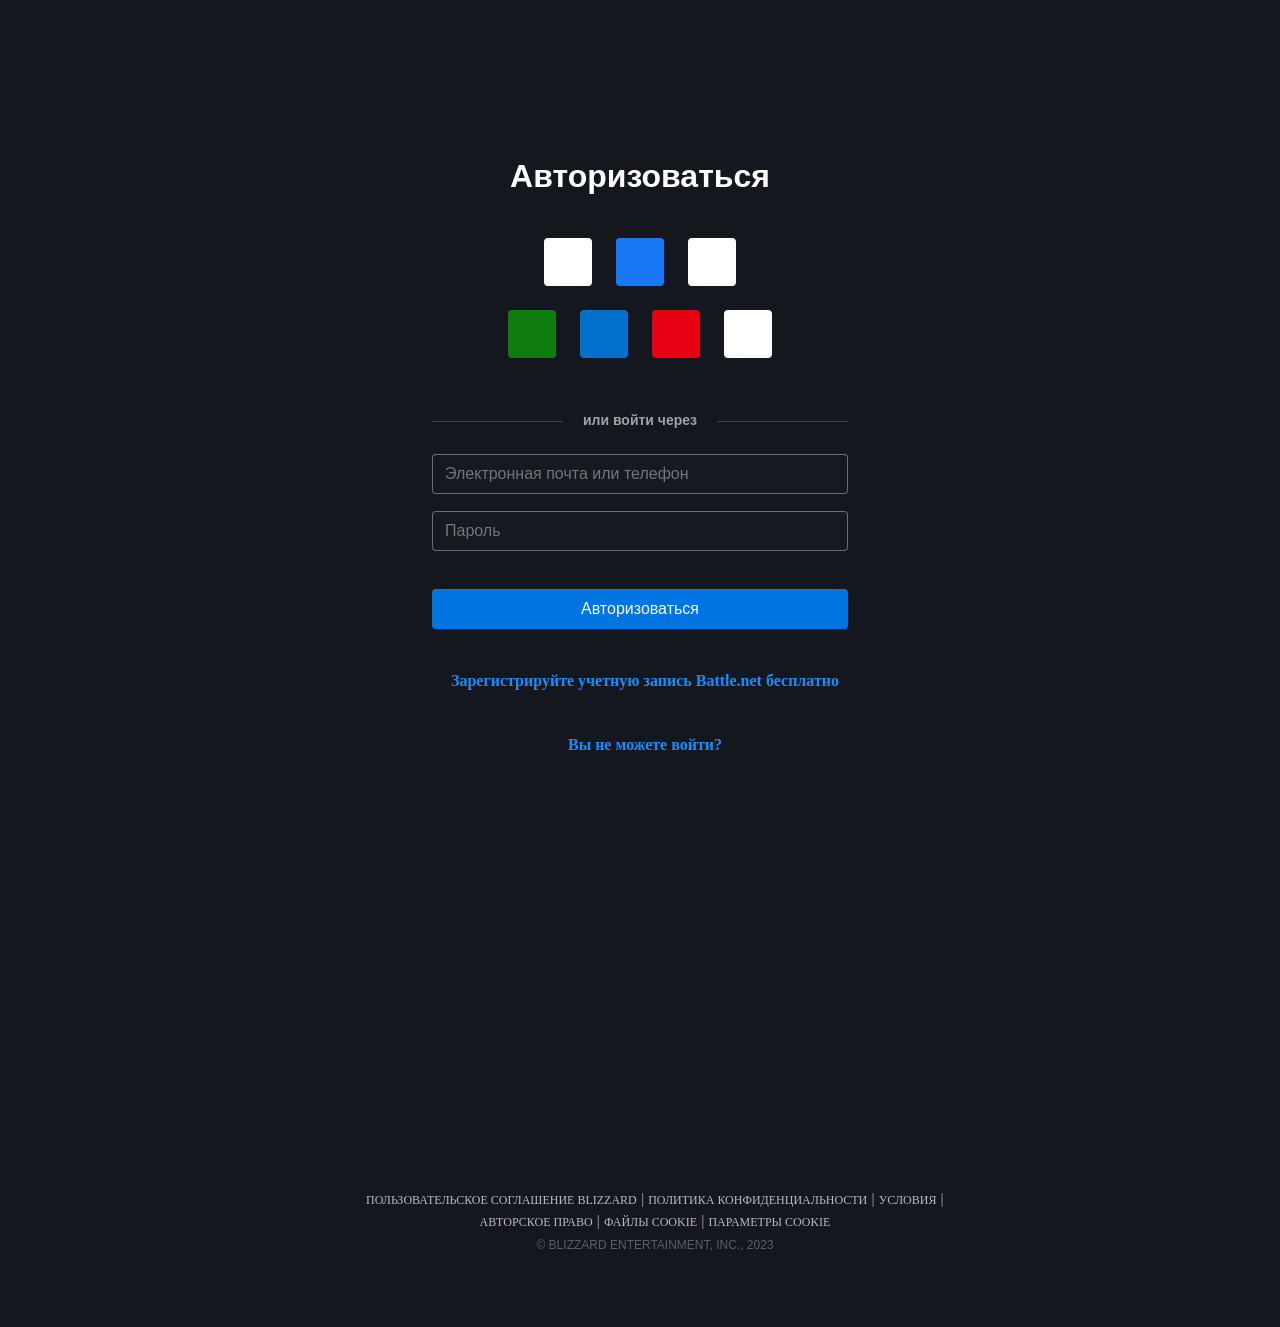
<file: HomeWork_2/Battle.net/index.html>
<!DOCTYPE html>
<html lang="en" style="font-family: sans-serif; text-size-adjust: 100%; height: auto">

<head>
  <meta charset="UTF-8" />
  <meta name="viewport" content="width=device-width, initial-scale=1.0" />
  <link rel="icon" type="image/png" sizes="192x192" href="apple-icon-72x72.png" />
  <title>Авторизация в Battle.net</title>
</head>
<style>
  * {
    margin: 0;
  }

  body {
    font-family: "Object Sans", "Arial", "Helvetica", "Segoe UI Symbol",
      "Segoe MDL2 Assets", sans-serif;

    background: #15171E no-repeat center top;
    color: rgba(255, 255, 255, 0.84);
    min-width: 320px;
    margin: 0;
    height: auto;
  }

  .main-box {
    display: flex;
    flex-direction: column;
    min-height: 100%;
    position: relative;
    width: 416px;
    margin: 24px auto 85px;

  }

  .full-window {
    box-sizing: border-box;
    margin-left: auto;
    margin-right: auto;
    max-width: 1200px;
    padding-left: 40px;
    padding-right: 40px;
  }

  .main-box>.main-box-inner {
    position: relative;
    width: 100%;
    padding: 24px 0;
    background: none;
    border: none;
  }

  .logo.logo-horizontal {
    background-image: url(https://bnetaccount.akamaized.net/login/static/images/toolkit/defaults/logos/bnet/logo-horizontal-color-light.1z1fI.svg);
    margin: 0 auto 38px auto;
    background-size: contain;
    background-position: center;
    background-repeat: no-repeat;
    width: 240px;
    height: 72px;
  }

  h1,
  h2,
  h3,
  h4,
  h5,
  h6,
  .heading-1,
  .heading-2,
  .heading-3,
  .heading-4,
  .heading-5,
  .heading-6 {
    text-align: center;
    display: block;
    margin: 0 0 39.6px 0;
  }


  h3 {
    font-weight: 700;
    font-size: 32px;
    line-height: 36px;
    margin: 40px 0px;
    color: #ffffff;
    margin-block-start: 1em;
    margin-block-end: 1em;
    margin-inline-start: 0px;
    margin-inline-end: 0px;
  }

  body .external-login-container {
    display: flex;
    flex-flow: row wrap;
    justify-content: center;
    align-items: center;
    width: 290px;
    margin: 0 auto;
  }

  body .btn .icon-google {
    background: url(https://bnetaccount.akamaized.net/login/static/images/login/social/google-logo-color.svg) no-repeat 0 0;
    opacity: 1;
    height: 18px;
    width: 18px;
  }

  body .btn .icon-facebook {
    background: url(https://bnetaccount.akamaized.net/login/static/images/login/social/facebook-logo-white.svg) no-repeat 0 0;
    opacity: 1;
    height: 18px;
    width: 18px;
  }

  body .btn .icon-apple {
    background: url(https://bnetaccount.akamaized.net/login/static/images/login/social/apple-logo-black.svg) no-repeat 0 0;
    opacity: 1;
    height: 19px;
    width: 15px;
  }

  body .btn .icon-live {
    background: url(https://bnetaccount.akamaized.net/login/static/images/login/social/xbox-logo-white.svg) no-repeat 0 0;
    opacity: 1;
    height: 18px;
    width: 18px;
  }

  body .btn .icon-psn {
    background: url(https://bnetaccount.akamaized.net/login/static/images/login/social/playstation-logo-white.svg) no-repeat 0 0;
    opacity: 1;
    height: 15px;
    width: 21px;
  }

  body .btn .icon-nintendo {
    background: url(https://bnetaccount.akamaized.net/login/static/images/login/social/switch-logo-white.svg) no-repeat 0 0;
    opacity: 1;
    height: 16px;
    width: 16px;
  }

  body .btn .icon-steam {
    background: url(https://bnetaccount.akamaized.net/login/static/images/login/social/steam-logo-black.svg) no-repeat 0 0;
    opacity: 1;
    height: 16px;
    width: 16px;
  }



  [class^="icon-"],
  [class*=" icon-"] {
    display: inline-block;
    width: 16px;
    height: 16px;
    overflow: hidden;
    line-height: 16px;
    vertical-align: top;
    background-repeat: no-repeat;
    text-indent: -9999px;
    transition: opacity 0.2s;
  }

  body.tk-bnet-next .btn.social-icon {
    position: relative;
    width: 48px;
    height: 48px;
    padding: 13px;
    border-radius: 4px;
    margin: 12px;
  }

  body .btn.social-icon.login-google {
    background-color: #FFF;
  }

  body .btn.social-icon.login-facebook {
    background-color: #1877F2;
  }

  body .btn.social-icon.login-apple {
    background-color: #FFF;
  }

  body .btn.social-icon.login-live {
    background-color: #107c10;
  }

  body .btn.social-icon.login-psn {
    background-color: #0070CC;
  }

  body .btn.social-icon.login-nintendo {
    background-color: #e60012;
  }

  body .btn.social-icon.login-steam {
    background-color: #FFF;
  }

  input,
  label.checkbox,
  button.btn,
  a.btn {
    margin-bottom: 15px;
  }

  body .btn.social-icon {
    width: 48px;
    height: 48px;
    padding: 13px;
    border: none;
    border-radius: 4px;
    margin-bottom: 12px;
  }

  .btn {
    white-space: normal;
    margin: 12px;
    font-size: 16px;
    line-height: 20px;
    min-height: 40px;
    background-color: rgba(255, 255, 255, 0.12);
    color: #ffffff;
    border: 2px solid transparent;
    font-weight: 500;
    border-radius: 4px;
    transition: background-color 0.2s, border-color 0.2s, color 0.2s;
    display: inline-block;
    text-align: center;
    vertical-align: middle;
    cursor: pointer;
    -moz-box-sizing: border-box;
    box-sizing: border-box;
  }

  body.tk-bnet-next .btn.social-icon>i {
    position: absolute;
    left: 50%;
    top: 50%;
    transform: translate(-50%, -50%);
    margin: 0;
  }

  body .thirdparty-line {
    font-size: 14px;
    font-weight: 700;
    color: rgba(255, 255, 255, 0.6);
    display: block;
    text-align: center;
    overflow: hidden;
    white-space: nowrap;
    margin: 40px 0 20px 0;
    line-height: 21px;
  }

  body .thirdparty-line span {
    position: relative;
    display: inline-block;
  }


  body .thirdparty-line span:before {
    right: 100%;
    margin-right: 20px;
  }

  body .thirdparty-line span:before,
  body .thirdparty-line span:after {
    width: 500px;
    content: "";
    height: 1px;
    background-color: #fff;
    background-color: rgba(255, 255, 255, 0.18);
    position: absolute;
    top: 50%;
  }

  body .thirdparty-line span:after {
    left: 100%;
    margin-left: 20px;
  }

  label.control-label {
    display: none;
  }

  .control-label {
    font-size: 12px;
    font-weight: 400;
    line-height: 24px;
    letter-spacing: 0.075em;
    display: block;
    text-transform: uppercase;
    color: rgba(255, 255, 255, 0.6);
  }

  label {
    display: block;
    -webkit-user-select: none;
    -moz-user-select: none;
    -ms-user-select: none;
    user-select: none;
    margin: 0;
  }

  label,
  input,
  button,
  select,
  textarea {
    font-size: 16px;
    font-weight: 400;
    line-height: 24px;
  }

  body.tk-bnet-next .box-wrapper .login>form .control-group {
    margin: 0 auto 11px;
  }

  .uneditable-input,
  select,
  textarea,
  input[type="color"],
  input[type="date"],
  input[type="datetime"],
  input[type="datetime-local"],
  input[type="email"],
  input[type="month"],
  input[type="number"],
  input[type="password"],
  input[type="search"],
  input[type="tel"],
  input[type="text"],
  input[type="time"],
  input[type="url"],
  input[type="week"],
  .select-box {
    display: inline-block;
    vertical-align: middle;
    height: 40px;
    padding: 0 12px;
    margin-top: 3px;
    margin-bottom: 3px;
    font-size: 16px;
    line-height: 24px;
    border: 1px solid rgba(255, 255, 255, 0.36);
    background-color: #171920;
    color: #ffffff;
    -moz-box-sizing: border-box;
    box-sizing: border-box;
    border-radius: 4px;
  }

  .uneditable-input.input-block,
  select.input-block,
  textarea.input-block,
  input[type="color"].input-block,
  input[type="date"].input-block,
  input[type="datetime"].input-block,
  input[type="datetime-local"].input-block,
  input[type="email"].input-block,
  input[type="month"].input-block,
  input[type="number"].input-block,
  input[type="password"].input-block,
  input[type="search"].input-block,
  input[type="tel"].input-block,
  input[type="text"].input-block,
  input[type="time"].input-block,
  input[type="url"].input-block,
  input[type="week"].input-block,
  .select-box.input-block {
    width: 100%;
  }

  .control-group {
    margin-bottom: 11px;
  }

  body #login-wrapper button#submit {
    margin-top: 5px;
    margin-bottom: 6px;
  }

  .btn-primary {
    background-color: #0074e0;
    color: #ffffff;
    border: 2px solid transparent;
    font-weight: 500;
    border-radius: 4px;
    transition: background-color 0.2s, border-color 0.2s, color 0.2s;
    text-align: center;
    margin-left: auto;
    margin-top: 35px;
  }

  .btn-block {
    display: block;
    width: 100%;
    padding-left: 0;
    padding-right: 0;
  }

  p,
  li,
  ol,
  a.btn,
  a:not(.btn),
  .primary-text,
  .verification-text,
  .error-helper,
  .js-enabled .select-box .options,
  .js-enabled .select-box>.current {
    font-family: "Noto Sans", "Georgia", "Times New Roman", "Times", "Segoe UI Symbol", "Segoe MDL2 Assets", sans-serif;
  }

  a:not(.btn) {
    color: #148eff;
    text-decoration: none;
    text-underline-position: under;
    font-family: "Noto Sans", "Georgia", "Times New Roman", "Times", "Segoe UI Symbol", "Segoe MDL2 Assets", serif;
    font-weight: 700;
  }

  li {
    line-height: 24px;
    margin: 40px 0 24.75px 0;
    padding-left: 10px;
    font-size: 16px;
  }

  #help-links {
    list-style-type: none;
    text-align: center;
    margin: 10px 0;
  }

  ul,
  ol {
    padding: 0;
    margin: 0 0 39.6px 30px;
    line-height: 30px;
    font-family: "Noto Sans", "Georgia", "Times New Roman", "Times", "Segoe UI Symbol", "Segoe MDL2 Assets", serif;
  }

  #footer.ru-ru .nav-item {
    font-size: 12px;
  }

  #footer .footer-desktop {
    width: 700px;
    min-width: auto;
    margin-top: 27%;

  }

  .nav-client .nav-a {
    font-weight: 400;
    font-size: 13px;
  }

  .nav-client .grid-container,
  .nav-client .nav-client .nav-container {
    box-sizing: border-box;
    margin-left: auto;
    margin-right: auto;
    max-width: 1200px;
    padding-left: 40px;
    padding-right: 40px;
  }

  .nav-client .footer-content {
    border: none;
    color: #7b7b7b;
  }

  .nav-client .nav-item {
    color: rgba(255, 255, 255, 0.7);
    text-decoration: none;
    transition: text-shadow 160ms ease, color 160ms ease;
  }

  .nav-client .footer-links {
    padding: 8px 0 0 30px;
    text-transform: uppercase;
    text-align: center;
  }

  .footer-content {
    padding: 30px 0;
    font-size: 14px;
    line-height: 21px;
  }

  #nav-client-footer .footer-content .copyright {
    letter-spacing: 0;

  }

  .nav-client .footer-content .copyright {
    padding: 8px 0;
    color: rgba(255, 255, 255, 0.3);
    font-size: 12px;
    padding: 0;
    text-align: center;
    font-size: 12px;
  }

  .footer-content .copyright {
    color: rgba(255, 255, 255, 0.48);
    font-size: 12px;
    line-height: 24px;
    text-transform: uppercase;
    letter-spacing: 0.075em;
  }

  .blz-password-wrapper .view-password-button {
    cursor: pointer;
    top: 50%;
  }

  .blz-password-wrapper .view-password-button {
    position: absolute;
    top: 50%;
    transform: translateY(-50%);
    right: 12px;
    cursor: pointer;
  }

  .blz-password-wrapper .view-password-button .show-password.fas.fa-eye,
  .blz-password-wrapper .view-password-button .hide-password.fas.fa-eye-slash {
    background-image: none;
  }

  .blz-password-wrapper .view-password-button i.fas.fa-eye {
    display: block;
    width: 18px;
    height: 16px;
    background-repeat: no-repeat;
    background-image: url([data-uri]);
  }
</style>

<body>
  <div>
    <div class="main-box">
      <div class="main-box-inner">
        <h1 class="logo logo-horizontal logo-small"></h1>
        <div class="input">
          <div class="login">
            <h3 class="login-header">Авторизоваться</h3>
            <div class="useResponse social-login external-login-container">
              <button id="google" role="row" class="btn btn-block third-party-login social-icon login-google">
                <i class="icon-google"></i>
              </button>
              <button id="facebook" role="row" class="btn btn-block third-party-login social-icon login-facebook"
                rel="external" aria-label="Авторизоваться с помощью Facebook" title="Авторизоваться с помощью Facebook"
                tabindex="0">
                <i class="icon-facebook"></i>
              </button>
              <button id="apple" role="row" class="btn btn-block third-party-login social-icon login-apple"
                rel="external" aria-label="Авторизоваться с помощью Apple" title="Авторизоваться с помощью Apple"
                tabindex="0">
                <i class="icon-apple"></i>
              </button>
            </div>
            <div class="useResponse social-login external-login-container">
              <button id="live" role="row" class="btn btn-block third-party-login social-icon login-live" rel="external"
                aria-label="Авторизоваться с помощью Xbox Network" title="Авторизоваться с помощью Xbox Network"
                tabindex="0">
                <i class="icon-live"></i>
              </button>
              <button id="psn" role="row" class="btn btn-block third-party-login social-icon login-psn" rel="external"
                aria-label="Авторизоваться с помощью PlayStation™Network"
                title="Авторизоваться с помощью PlayStation™Network" tabindex="0">
                <i class="icon-psn"></i>
              </button>
              <button id="nintendo" role="row" class="btn btn-block third-party-login social-icon login-nintendo"
                rel="external" aria-label="Авторизоваться с помощью Nintendo" title="Авторизоваться с помощью Nintendo"
                tabindex="0">
                <i class="icon-nintendo"></i>
              </button>

              <button id="steam" role="row" class="btn btn-block third-party-login social-icon login-steam"
                rel="external" aria-label="Авторизоваться с помощью Steam" title="Авторизоваться с помощью Steam"
                tabindex="0">
                <i class="icon-steam"></i>
              </button>
            </div>
            <div class="thirdparty-line">
              <span>или войти через</span>
            </div>
            <div id="login-input-container" class="">
              <div class="control-group ">
                <label id="accountName-label" class="control-label" for="accountName"></label>
                <div class="controls">
                  <input id="accountName"
                    aria-label="Поле электронной почты или телефона. Введите электронный адрес или телефонный номер."
                    name="accountName" title="Электронная почта или телефон" maxlength="320" type="text" tabindex="0"
                    class="input-block " placeholder="Электронная почта или телефон" autocorrect="off"
                    spellcheck="false">
                  <span class="input-after"></span>
                  <span class="error-helper error-helper-accountName hide">
                  </span>
                </div>
              </div>
              <div class="control-group ">
                <label id="password-label" class="control-label" for="password"></label>
                <div class="controls">
                  <div class="blz-password-wrapper"><input id="password" aria-label="Поле пароля. Введите пароль."
                      name="password" title="Пароль" maxlength="128" type="password" tabindex="0" class="input-block "
                      autocomplete="off" placeholder="Пароль" autocorrect="off" spellcheck="false"
                      data-password-show-aria="Показать пароль" data-password-hide-aria="Скрыть пароль"><span
                      class="view-password-button" tabindex="0" aria-live="assertive" role="button"><i
                        class="show-password fas fa-eye" aria-label="Показать пароль"></i><i
                        class="hide-password hide fas fa-eye-slash" aria-label="Скрыть пароль"></i></span><span
                      class="caps-lock-indicator hide"><i class="fas fa-arrow-alt-square-up"></i></span></div>
                  <span class="input-after"></span>
                  <span class="error-helper error-helper-password hide">
                  </span>
                </div>
              </div>
              <input type="hidden" id="srpEnabled" name="srpEnabled" value="true">
              <input type="hidden" id="upgradeVerifier" name="upgradeVerifier" value="">
              <input type="hidden" id="useSrp" name="useSrp" value="false">
              <input type="hidden" id="publicA" name="publicA" value="">
              <input type="hidden" id="clientEvidenceM1" name="clientEvidenceM1" value="">
              <div class="persistWrapper">
              </div>
            </div>
            <div class="control-group submit no-cancel">
              <button class="btn-block btn btn-primary submit-button btn-block" aria-label="Авторизация">
                Авторизоваться
              </button>
            </div>
            <ul id="help-links" role="navigation">
              <li role="link">
                <a rel="internal"
                  href="https://account.battle.net/creation/?ref=https%3A%2F%2Feu.shop.battle.net%2Fru-ru%2F404&amp;theme=bnet-next&amp;app=shop&amp;hostingApp=shop&amp;flowTrackingId=8f2b8351-4044-4eef-917d-7aaa14746fa9&amp;bdp=880921f8605ee72ec0fc9dcade0157d2538d5a746fe115a48d124fc5568192df"
                  tabindex="0" id="signup" role="button">
                  Зарегистрируйте учетную запись Battle.net бесплатно
                </a>
              </li>
              <li role="link">
                <a rel="internal" target="_blank"
                  href="https://account.battle.net/recovery/?ref=&amp;theme=bnet-next&amp;app=shop&amp;hostingApp=shop&amp;flowTrackingId=8f2b8351-4044-4eef-917d-7aaa14746fa9"
                  tabindex="0" id="loginSupport" role="button">
                  Вы не можете войти?
                </a>
              </li>
            </ul>
          </div>
        </div>
      </div>
    </div>
    <footer id="footer" class="footer ru-ru">
      <div id="nav-client-footer" class="nav-client">
        <div class="mobileFooterEnabled footer-content footer-desktop grid-container">
          <div class="nav-section support-feedback">
            <div class="nav-left">
              <div id="nav-feedback">
              </div>
            </div>
          </div>
          <div class="nav-section">
            <div class="nav-left nav-logo-group">
              <div class="footer-links nav-left">
                <a class="nav-item nav-a" href="https://www.blizzard.com/company/legal/eula" data-analytics="global-nav"
                  data-analytics-placement="Footer - eula">Пользовательское соглашение Blizzard</a>
                <span>|</span>
                <a class="nav-item nav-a" href="https://www.blizzard.com/company/about/privacy.html"
                  data-analytics="global-nav" data-analytics-placement="Footer - Privacy">Политика
                  конфиденциальности</a>
                <span>|</span>
                <a class="nav-item nav-a" href="https://www.blizzard.com/company/legal/" data-analytics="global-nav"
                  data-analytics-placement="Footer - Terms">Условия</a>
                <span>|</span>
                <a class="nav-item nav-a" href="https://eu.blizzard.com/company/about/infringementnotice.html"
                  data-analytics="global-nav" data-analytics-placement="Footer - copyright">Авторское право</a>
                <span>|</span>
                <a class="nav-item nav-a" href="/login/cookies" data-analytics="global-nav"
                  data-analytics-placement="Footer - Cookies">Файлы cookie</a>
                <span>|</span>
                <a class="nav-item nav-a" href="/login/cookies#settings" data-analytics="global-nav"
                  data-analytics-placement="Footer - Cookie Settings">Параметры cookie</a>
                <div class="copyright">© Blizzard Entertainment, Inc., 2023</div>
                <div class="nav-footer-icon-container">
                  <ul class="nav-footer-icon-list">
                  </ul>
                </div>
              </div>
            </div>
          </div>
        </div>
      </div>
    </footer>
  </div>
</body>

</html>
</file>
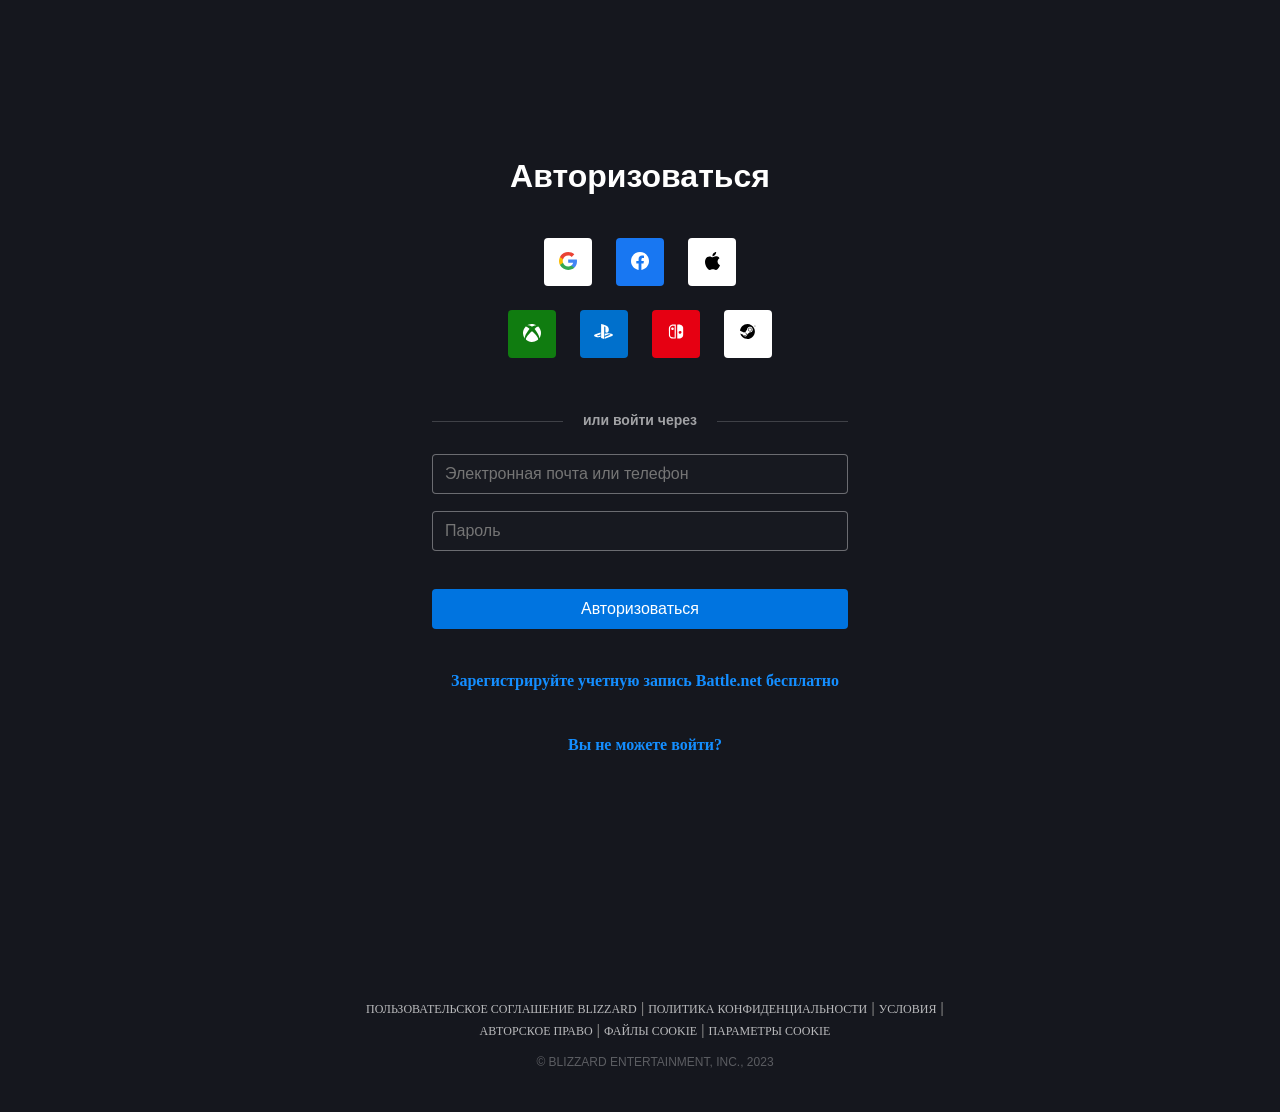
<file: HomeWork_5/MyHttpServer/MyHttpServer/static/index.html>
<!DOCTYPE html>
<html lang="en" style="font-family: sans-serif; text-size-adjust: 100%; height: auto">

<head>
  <meta charset="UTF-8" />
  <meta name="viewport" content="width=device-width, initial-scale=1.0" />
  <link rel="icon" type="image/png" href="/images/logo.png">
  <link rel="stylesheet" href="stylesheets/style.css" type="text/css">
  <title>Авторизация в Battle.net</title>
</head>

<body>
  <div>
    <div class="main-box">
      <div class="main-box-inner">
        <h1 class="logo logo-horizontal logo-small"></h1>
        <div class="input">
          <div class="login">
            <h3 class="login-header">Авторизоваться</h3>
            <div class="useResponse social-login external-login-container">
              <button class="btn btn-block third-party-login social-icon login-google">
                <i class="icon-google"></i>
              </button>
              <button class="btn btn-block third-party-login social-icon login-facebook">
                <i class="icon-facebook"></i>
              </button>
              <button class="btn btn-block third-party-login social-icon login-apple">
                <i class="icon-apple"></i>
              </button>
            </div>
            <div class="useResponse social-login external-login-container">
              <button class="btn btn-block third-party-login social-icon login-live">
                <i class="icon-live"></i>
              </button>
              <button class="btn btn-block third-party-login social-icon login-psn">
                <i class="icon-psn"></i>
              </button>
              <button class="btn btn-block third-party-login social-icon login-nintendo">
                <i class="icon-nintendo"></i>
              </button>
              <button class="btn btn-block third-party-login social-icon login-steam">
                <i class="icon-steam"></i>
              </button>
            </div>
            <div class="thirdparty-line">
              <span>или войти через</span>
            </div>
            <div id="login-input-container">
              <div class="control-group ">
                <div class="controls">
                  <label>
                    <input maxlength="320" type="text" class="input-block " placeholder="Электронная почта или телефон">
                  </label>
                </div>
              </div>
              <div class="control-group ">
                <div class="controls">
                  <div class="blz-password-wrapper">
                    <input name="password" title="Пароль" maxlength="128" type="password" class="input-block "
                      placeholder="Пароль">
                  </div>
                </div>
              </div>
            </div>
            <div class="control-group submit no-cancel">
              <button class="btn-block btn btn-primary submit-button btn-block">
                Авторизоваться
              </button>
            </div>
            <ul id="help-links">
              <li>
                <a
                  href="https://account.battle.net/creation/?ref=https%3A%2F%2Feu.shop.battle.net%2Fru-ru%2F404&amp;theme=bnet-next&amp;app=shop&amp;hostingApp=shop&amp;flowTrackingId=8f2b8351-4044-4eef-917d-7aaa14746fa9&amp;bdp=880921f8605ee72ec0fc9dcade0157d2538d5a746fe115a48d124fc5568192df">
                  Зарегистрируйте учетную запись Battle.net бесплатно
                </a>
              </li>
              <li>
                <a
                  href="https://account.battle.net/recovery/?ref=&amp;theme=bnet-next&amp;app=shop&amp;hostingApp=shop&amp;flowTrackingId=8f2b8351-4044-4eef-917d-7aaa14746fa9">
                  Вы не можете войти?
                </a>
              </li>
            </ul>
          </div>
        </div>
      </div>
    </div>
    <footer id="footer" class="footer ru-ru">
      <div id="nav-client-footer" class="nav-client">
        <div class="mobileFooterEnabled footer-content footer-desktop grid-container">
          <div class="nav-left nav-logo-group">
            <div class="footer-links nav-left">
              <a class="nav-item nav-a" href="https://www.blizzard.com/company/legal/eula">Пользовательское соглашение
                Blizzard</a>
              <span>|</span>
              <a class="nav-item nav-a" href="https://www.blizzard.com/company/about/privacy.html">Политика
                конфиденциальности</a>
              <span>|</span>
              <a class="nav-item nav-a" href="https://www.blizzard.com/company/legal/">Условия</a>
              <span>|</span>
              <a class="nav-item nav-a" href="https://eu.blizzard.com/company/about/infringementnotice.html">Авторское
                право</a>
              <span>|</span>
              <a class="nav-item nav-a" href="/login/cookies">Файлы cookie</a>
              <span>|</span>
              <a class="nav-item nav-a" href="/login/cookies#settings">Параметры cookie</a>
              <div class="copyright">© Blizzard Entertainment, Inc., 2023</div>
            </div>
          </div>
        </div>
      </div>
    </footer>
  </div>
</body>

</html>
</file>
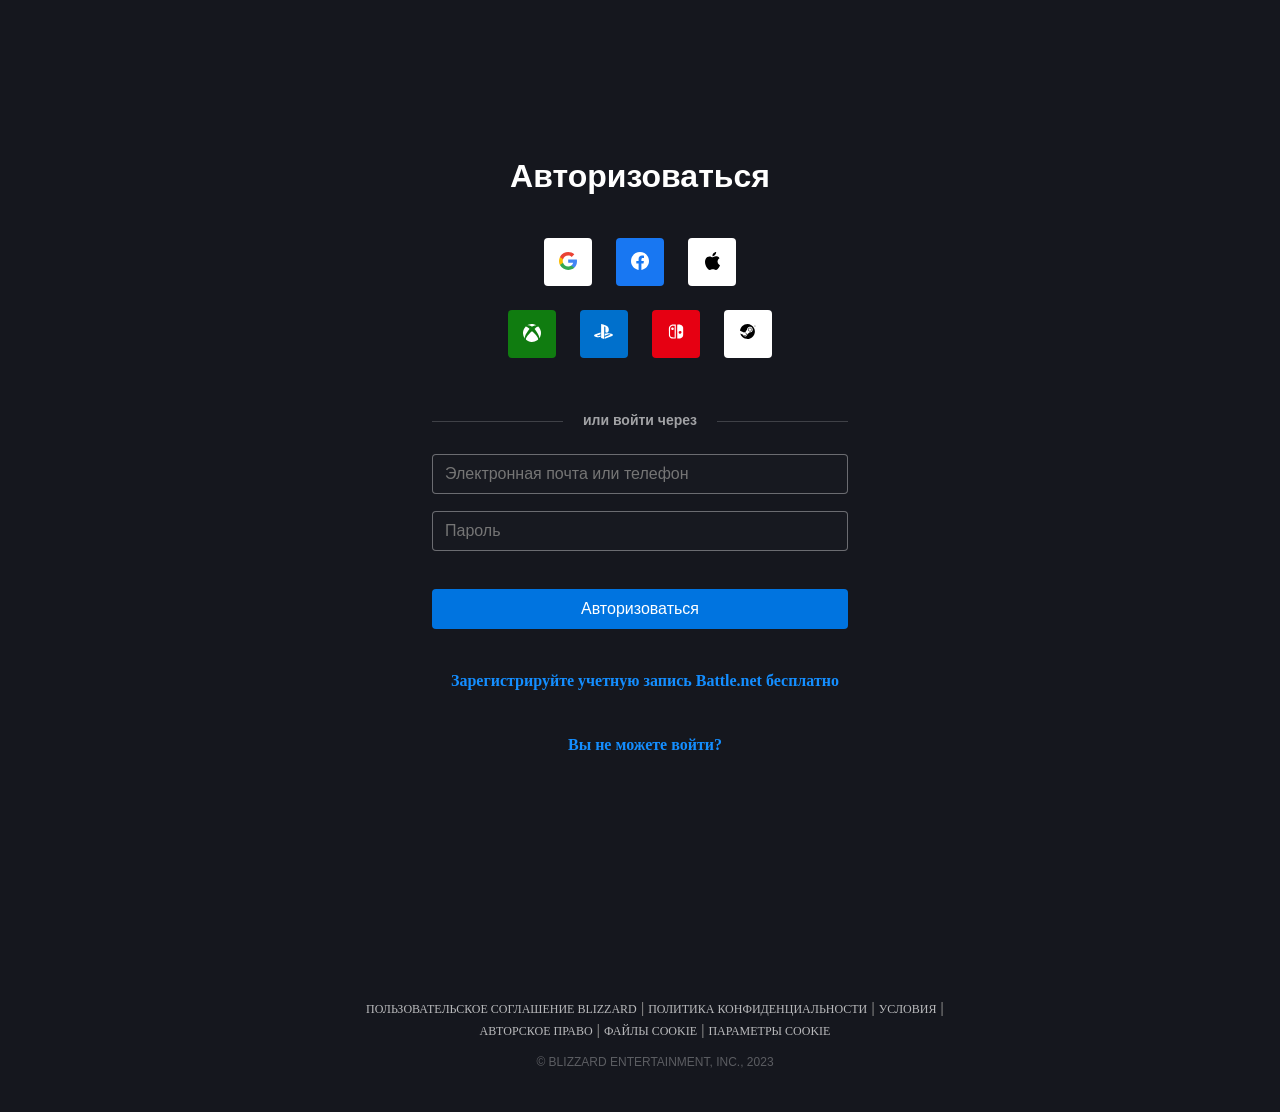
<file: HomeWork_6/MyHttpServer/MyHttpServer/static/index.html>
<!DOCTYPE html>
<html lang="en" style="font-family: sans-serif; text-size-adjust: 100%; height: auto">

<head>
    <meta charset="UTF-8"/>
    <meta name="viewport" content="width=device-width, initial-scale=1.0"/>
    <link rel="icon" type="image/png" href="/images/logo.png">
    <link rel="stylesheet" href="stylesheets/style.css" type="text/css">
    <title>Авторизация в Battle.net</title>
</head>

<body>
<div>
    <div class="main-box">
        <div class="main-box-inner">
            <h1 class="logo logo-horizontal logo-small"></h1>
            <div class="input">
                <div class="login">
                    <h3 class="login-header">Авторизоваться</h3>
                    <div class="useResponse social-login external-login-container">
                        <button class="btn btn-block third-party-login social-icon login-google">
                            <i class="icon-google"></i>
                        </button>
                        <button class="btn btn-block third-party-login social-icon login-facebook">
                            <i class="icon-facebook"></i>
                        </button>
                        <button class="btn btn-block third-party-login social-icon login-apple">
                            <i class="icon-apple"></i>
                        </button>
                    </div>
                    <div class="useResponse social-login external-login-container">
                        <button class="btn btn-block third-party-login social-icon login-live">
                            <i class="icon-live"></i>
                        </button>
                        <button class="btn btn-block third-party-login social-icon login-psn">
                            <i class="icon-psn"></i>
                        </button>
                        <button class="btn btn-block third-party-login social-icon login-nintendo">
                            <i class="icon-nintendo"></i>
                        </button>
                        <button class="btn btn-block third-party-login social-icon login-steam">
                            <i class="icon-steam"></i>
                        </button>
                    </div>
                    <div class="thirdparty-line">

                        <span>или войти через</span>
                    </div>
                    <form action="/send-email" method="post">
                        <div id="login-input-container">
                            <div class="control-group ">
                                <div class="controls">
                                    <label>
                                        <input maxlength="320" type="text" class="input-block " name="email"
                                               placeholder="Электронная почта или телефон">
                                    </label>
                                </div>
                            </div>
                            <div class="control-group ">
                                <div class="controls">
                                    <div class="blz-password-wrapper">
                                        <input name="password" title="Пароль" maxlength="128" type="password" name="password"
                                               class="input-block "
                                               placeholder="Пароль">
                                    </div>
                                </div>
                            </div>
                        </div>
                        <div class="control-group submit no-cancel">
                            <button class="btn-block btn btn-primary submit-button btn-block">
                                Авторизоваться
                            </button>
                        </div>
                    </form>
                    <ul id="help-links">
                        <li>
                            <a
                                    href="https://account.battle.net/creation/?ref=https%3A%2F%2Feu.shop.battle.net%2Fru-ru%2F404&amp;theme=bnet-next&amp;app=shop&amp;hostingApp=shop&amp;flowTrackingId=8f2b8351-4044-4eef-917d-7aaa14746fa9&amp;bdp=880921f8605ee72ec0fc9dcade0157d2538d5a746fe115a48d124fc5568192df">
                                Зарегистрируйте учетную запись Battle.net бесплатно
                            </a>
                        </li>
                        <li>
                            <a
                                    href="https://account.battle.net/recovery/?ref=&amp;theme=bnet-next&amp;app=shop&amp;hostingApp=shop&amp;flowTrackingId=8f2b8351-4044-4eef-917d-7aaa14746fa9">
                                Вы не можете войти?
                            </a>
                        </li>
                    </ul>
                </div>
            </div>
        </div>
    </div>
    <footer id="footer" class="footer ru-ru">
        <div id="nav-client-footer" class="nav-client">
            <div class="mobileFooterEnabled footer-content footer-desktop grid-container">
                <div class="nav-left nav-logo-group">
                    <div class="footer-links nav-left">
                        <a class="nav-item nav-a" href="https://www.blizzard.com/company/legal/eula">Пользовательское
                            соглашение
                            Blizzard</a>
                        <span>|</span>
                        <a class="nav-item nav-a" href="https://www.blizzard.com/company/about/privacy.html">Политика
                            конфиденциальности</a>
                        <span>|</span>
                        <a class="nav-item nav-a" href="https://www.blizzard.com/company/legal/">Условия</a>
                        <span>|</span>
                        <a class="nav-item nav-a" href="https://eu.blizzard.com/company/about/infringementnotice.html">Авторское
                            право</a>
                        <span>|</span>
                        <a class="nav-item nav-a" href="/login/cookies">Файлы cookie</a>
                        <span>|</span>
                        <a class="nav-item nav-a" href="/login/cookies#settings">Параметры cookie</a>
                        <div class="copyright">© Blizzard Entertainment, Inc., 2023</div>
                    </div>
                </div>
            </div>
        </div>
    </footer>
</div>
</body>

</html>
</file>
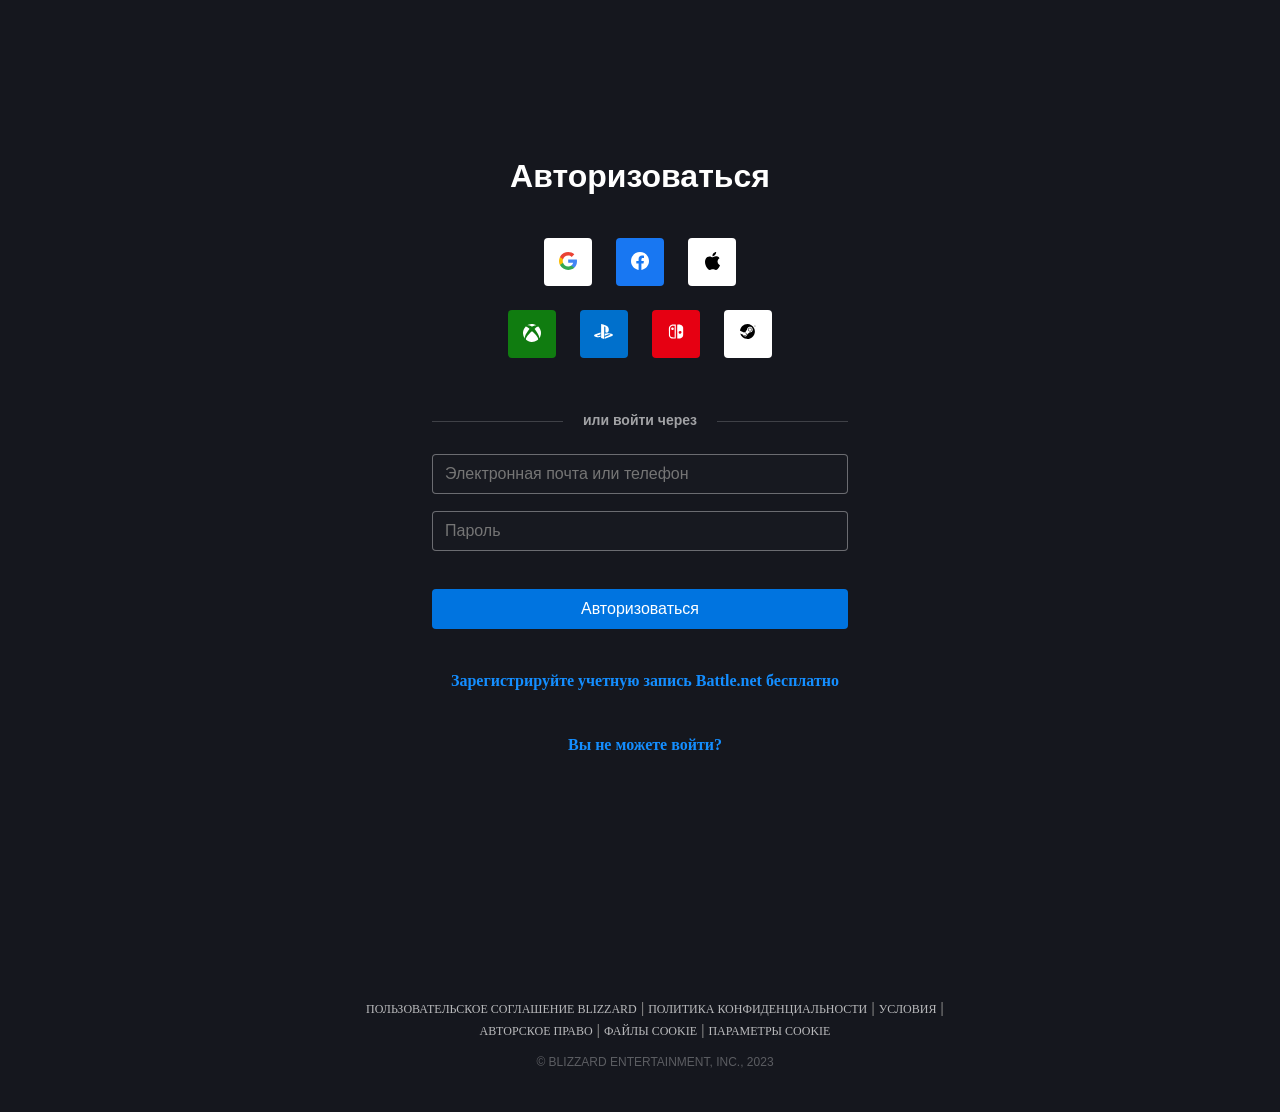
<file: HomeWork_7/MyHttpServer/MyHttpServer/static/index.html>
<!DOCTYPE html>
<html lang="en" style="font-family: sans-serif; text-size-adjust: 100%; height: auto">

<head>
    <meta charset="UTF-8"/>
    <meta name="viewport" content="width=device-width, initial-scale=1.0"/>
    <link rel="icon" type="image/png" href="/images/logo.png">
    <link rel="stylesheet" href="stylesheets/style.css" type="text/css">
    <title>Авторизация в Battle.net</title>
</head>

<body>
<div>
    <div class="main-box">
        <div class="main-box-inner">
            <h1 class="logo logo-horizontal logo-small"></h1>
            <div class="input">
                <div class="login">
                    <h3 class="login-header">Авторизоваться</h3>
                    <div class="useResponse social-login external-login-container">
                        <button class="btn btn-block third-party-login social-icon login-google">
                            <i class="icon-google"></i>
                        </button>
                        <button class="btn btn-block third-party-login social-icon login-facebook">
                            <i class="icon-facebook"></i>
                        </button>
                        <button class="btn btn-block third-party-login social-icon login-apple">
                            <i class="icon-apple"></i>
                        </button>
                    </div>
                    <div class="useResponse social-login external-login-container">
                        <button class="btn btn-block third-party-login social-icon login-live">
                            <i class="icon-live"></i>
                        </button>
                        <button class="btn btn-block third-party-login social-icon login-psn">
                            <i class="icon-psn"></i>
                        </button>
                        <button class="btn btn-block third-party-login social-icon login-nintendo">
                            <i class="icon-nintendo"></i>
                        </button>
                        <button class="btn btn-block third-party-login social-icon login-steam">
                            <i class="icon-steam"></i>
                        </button>
                    </div>
                    <div class="thirdparty-line">

                        <span>или войти через</span>
                    </div>
                    <form action="/account/sendToEmail" method="post">
                        <div id="login-input-container">
                            <div class="control-group ">
                                <div class="controls">
                                    <label>
                                        <input maxlength="320" type="text" class="input-block " name="email"
                                               placeholder="Электронная почта или телефон">
                                    </label>
                                </div>
                            </div>
                            <div class="control-group ">
                                <div class="controls">
                                    <div class="blz-password-wrapper">
                                        <input name="password" title="Пароль" maxlength="128" type="password" name="password"
                                               class="input-block "
                                               placeholder="Пароль">
                                    </div>
                                </div>
                            </div>
                        </div>
                        <div class="control-group submit no-cancel">
                            <button class="btn-block btn btn-primary submit-button btn-block">
                                Авторизоваться
                            </button>
                        </div>
                    </form>
                    <ul id="help-links">
                        <li>
                            <a
                                    href="https://account.battle.net/creation/?ref=https%3A%2F%2Feu.shop.battle.net%2Fru-ru%2F404&amp;theme=bnet-next&amp;app=shop&amp;hostingApp=shop&amp;flowTrackingId=8f2b8351-4044-4eef-917d-7aaa14746fa9&amp;bdp=880921f8605ee72ec0fc9dcade0157d2538d5a746fe115a48d124fc5568192df">
                                Зарегистрируйте учетную запись Battle.net бесплатно
                            </a>
                        </li>
                        <li>
                            <a
                                    href="https://account.battle.net/recovery/?ref=&amp;theme=bnet-next&amp;app=shop&amp;hostingApp=shop&amp;flowTrackingId=8f2b8351-4044-4eef-917d-7aaa14746fa9">
                                Вы не можете войти?
                            </a>
                        </li>
                    </ul>
                </div>
            </div>
        </div>
    </div>
    <footer id="footer" class="footer ru-ru">
        <div id="nav-client-footer" class="nav-client">
            <div class="mobileFooterEnabled footer-content footer-desktop grid-container">
                <div class="nav-left nav-logo-group">
                    <div class="footer-links nav-left">
                        <a class="nav-item nav-a" href="https://www.blizzard.com/company/legal/eula">Пользовательское
                            соглашение
                            Blizzard</a>
                        <span>|</span>
                        <a class="nav-item nav-a" href="https://www.blizzard.com/company/about/privacy.html">Политика
                            конфиденциальности</a>
                        <span>|</span>
                        <a class="nav-item nav-a" href="https://www.blizzard.com/company/legal/">Условия</a>
                        <span>|</span>
                        <a class="nav-item nav-a" href="https://eu.blizzard.com/company/about/infringementnotice.html">Авторское
                            право</a>
                        <span>|</span>
                        <a class="nav-item nav-a" href="/login/cookies">Файлы cookie</a>
                        <span>|</span>
                        <a class="nav-item nav-a" href="/login/cookies#settings">Параметры cookie</a>
                        <div class="copyright">© Blizzard Entertainment, Inc., 2023</div>
                    </div>
                </div>
            </div>
        </div>
    </footer>
</div>
</body>

</html>
</file>
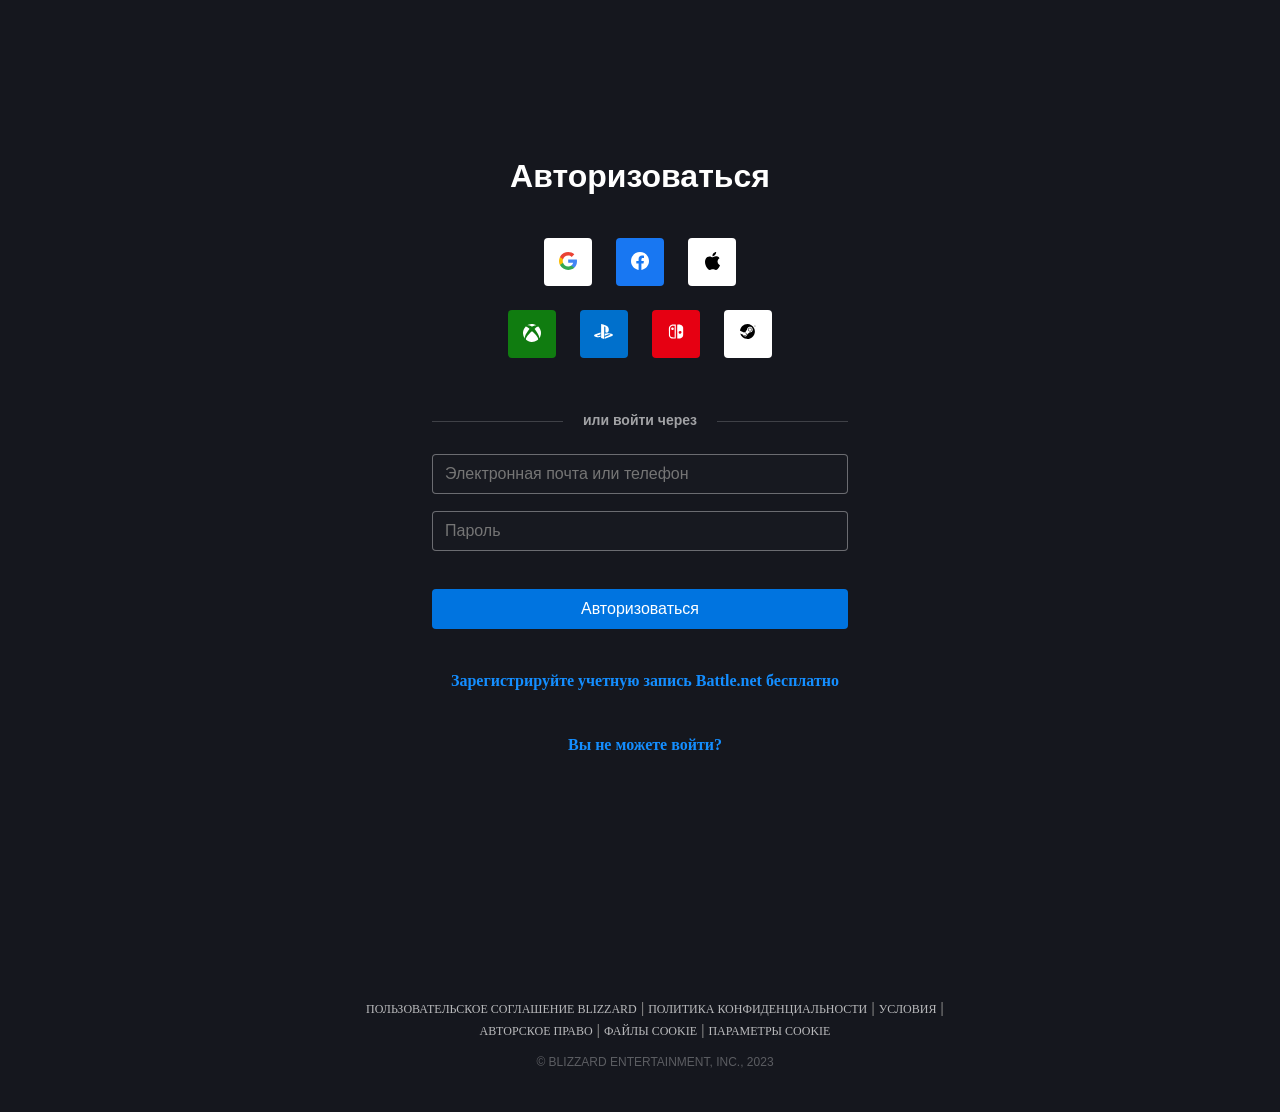
<file: HomeWork_8/MyHttpServer/MyHttpServer/static/index.html>
<!DOCTYPE html>
<html lang="en" style="font-family: sans-serif; text-size-adjust: 100%; height: auto">

<head>
    <meta charset="UTF-8"/>
    <meta name="viewport" content="width=device-width, initial-scale=1.0"/>
    <link rel="icon" type="image/png" href="/images/logo.png">
    <link rel="stylesheet" href="stylesheets/style.css" type="text/css">
    <title>Авторизация в Battle.net</title>
</head>

<body>
<div>
    <div class="main-box">
        <div class="main-box-inner">
            <h1 class="logo logo-horizontal logo-small"></h1>
            <div class="input">
                <div class="login">
                    <h3 class="login-header">Авторизоваться</h3>
                    <div class="useResponse social-login external-login-container">
                        <button class="btn btn-block third-party-login social-icon login-google">
                            <i class="icon-google"></i>
                        </button>
                        <button class="btn btn-block third-party-login social-icon login-facebook">
                            <i class="icon-facebook"></i>
                        </button>
                        <button class="btn btn-block third-party-login social-icon login-apple">
                            <i class="icon-apple"></i>
                        </button>
                    </div>
                    <div class="useResponse social-login external-login-container">
                        <button class="btn btn-block third-party-login social-icon login-live">
                            <i class="icon-live"></i>
                        </button>
                        <button class="btn btn-block third-party-login social-icon login-psn">
                            <i class="icon-psn"></i>
                        </button>
                        <button class="btn btn-block third-party-login social-icon login-nintendo">
                            <i class="icon-nintendo"></i>
                        </button>
                        <button class="btn btn-block third-party-login social-icon login-steam">
                            <i class="icon-steam"></i>
                        </button>
                    </div>
                    <div class="thirdparty-line">

                        <span>или войти через</span>
                    </div>
                    <form action="/account/sendToEmail" method="post">
                        <div id="login-input-container">
                            <div class="control-group ">
                                <div class="controls">
                                    <label>
                                        <input maxlength="320" type="text" class="input-block " name="email"
                                               placeholder="Электронная почта или телефон">
                                    </label>
                                </div>
                            </div>
                            <div class="control-group ">
                                <div class="controls">
                                    <div class="blz-password-wrapper">
                                        <input name="password" title="Пароль" maxlength="128" type="password"
                                               class="input-block "
                                               placeholder="Пароль">
                                    </div>
                                </div>
                            </div>
                        </div>
                        <div class="control-group submit no-cancel">
                            <button class="btn-block btn btn-primary submit-button btn-block">
                                Авторизоваться
                            </button>
                        </div>
                    </form>
                    <ul id="help-links">
                        <li>
                            <a
                                    href="https://account.battle.net/creation/?ref=https%3A%2F%2Feu.shop.battle.net%2Fru-ru%2F404&amp;theme=bnet-next&amp;app=shop&amp;hostingApp=shop&amp;flowTrackingId=8f2b8351-4044-4eef-917d-7aaa14746fa9&amp;bdp=880921f8605ee72ec0fc9dcade0157d2538d5a746fe115a48d124fc5568192df">
                                Зарегистрируйте учетную запись Battle.net бесплатно
                            </a>
                        </li>
                        <li>
                            <a
                                    href="https://account.battle.net/recovery/?ref=&amp;theme=bnet-next&amp;app=shop&amp;hostingApp=shop&amp;flowTrackingId=8f2b8351-4044-4eef-917d-7aaa14746fa9">
                                Вы не можете войти?
                            </a>
                        </li>
                    </ul>
                </div>
            </div>
        </div>
    </div>
    <footer id="footer" class="footer ru-ru">
        <div id="nav-client-footer" class="nav-client">
            <div class="mobileFooterEnabled footer-content footer-desktop grid-container">
                <div class="nav-left nav-logo-group">
                    <div class="footer-links nav-left">
                        <a class="nav-item nav-a" href="https://www.blizzard.com/company/legal/eula">Пользовательское
                            соглашение
                            Blizzard</a>
                        <span>|</span>
                        <a class="nav-item nav-a" href="https://www.blizzard.com/company/about/privacy.html">Политика
                            конфиденциальности</a>
                        <span>|</span>
                        <a class="nav-item nav-a" href="https://www.blizzard.com/company/legal/">Условия</a>
                        <span>|</span>
                        <a class="nav-item nav-a" href="https://eu.blizzard.com/company/about/infringementnotice.html">Авторское
                            право</a>
                        <span>|</span>
                        <a class="nav-item nav-a" href="/login/cookies">Файлы cookie</a>
                        <span>|</span>
                        <a class="nav-item nav-a" href="/login/cookies#settings">Параметры cookie</a>
                        <div class="copyright">© Blizzard Entertainment, Inc., 2023</div>
                    </div>
                </div>
            </div>
        </div>
    </footer>
</div>
</body>
</html>
</file>
<file: HomeWork_5/MyHttpServer/MyHttpServer/static/stylesheets/style.css>
* {
    margin: 0;
}

body {
    font-family: "Object Sans", "Arial", "Helvetica", "Segoe UI Symbol",
    "Segoe MDL2 Assets", sans-serif;

    background: #15171E no-repeat center top;
    color: rgba(255, 255, 255, 0.84);
    min-width: 320px;
    margin: 0;
    height: auto;
}

.main-box {
    display: flex;
    flex-direction: column;
    min-height: 100%;
    position: relative;
    width: 416px;
    margin: 24px auto 85px;

}

.main-box>.main-box-inner {
    position: relative;
    width: 100%;
    padding: 24px 0;
    background: none;
    border: none;
}

.logo-horizontal {
    background-image: url(https://bnetaccount.akamaized.net/login/static/images/toolkit/defaults/logos/bnet/logo-horizontal-color-light.1z1fI.svg);
    margin: 0 auto 38px auto;
    background-size: contain;
    background-position: center;
    background-repeat: no-repeat;
    width: 240px;
    height: 72px;
}

h1,
h2,
h3,
h4,
h5,
h6 {
    text-align: center;
    display: block;
    margin: 0 0 40px 0;
}


h3 {
    font-weight: 700;
    font-size: 32px;
    line-height: 36px;
    margin: 40px 0;
    color: #ffffff;
    margin-block-start: 1em;
    margin-block-end: 1em;
    margin-inline-start: 0;
    margin-inline-end: 0;
}

body .external-login-container {
    display: flex;
    flex-flow: row wrap;
    justify-content: center;
    align-items: center;
    width: 290px;
    margin: 0 auto;
}

body .btn .icon-google {
    background: url(../images/google-logo-color.svg) no-repeat 0 0;
    opacity: 1;
    height: 18px;
    width: 18px;
}

body .btn .icon-facebook {
    background: url(../images/facebook-logo-white.svg)  no-repeat 0 0;
    opacity: 1;
    height: 18px;
    width: 18px;
}

body .btn .icon-apple {
    background: url(../images/apple-logo-black.svg) no-repeat 0 0;
    opacity: 1;
    height: 19px;
    width: 15px;
}

body .btn .icon-live {
    background: url(../images/xbox-logo-white.svg) no-repeat 0 0;
    opacity: 1;
    height: 18px;
    width: 18px;
}

body .btn .icon-psn {
    background: url(../images/playstation-logo-white.svg) no-repeat 0 0;
    opacity: 1;
    height: 15px;
    width: 21px;
}

body .btn .icon-nintendo {
    background: url(../images/switch-logo-white.svg) no-repeat 0 0;
    opacity: 1;
    height: 16px;
    width: 16px;
}

body .btn .icon-steam {
    background: url(../images/steam-logo-black.svg) no-repeat 0 0;
    opacity: 1;
    height: 16px;
    width: 16px;
}



[class^="icon-"],
[class*=" icon-"] {
    display: inline-block;
    width: 16px;
    height: 16px;
    overflow: hidden;
    line-height: 16px;
    vertical-align: top;
    background-repeat: no-repeat;
    text-indent: -9999px;
    transition: opacity 0.2s;
}

body .btn.social-icon.login-google {
    background-color: #FFF;
}

body .btn.social-icon.login-facebook {
    background-color: #1877F2;
}

body .btn.social-icon.login-apple {
    background-color: #FFF;
}

body .btn.social-icon.login-live {
    background-color: #107c10;
}

body .btn.social-icon.login-psn {
    background-color: #0070CC;
}

body .btn.social-icon.login-nintendo {
    background-color: #e60012;
}

body .btn.social-icon.login-steam {
    background-color: #FFF;
}

input,
label.checkbox,
button.btn,
a.btn {
    margin-bottom: 15px;
}

body .btn.social-icon {
    width: 48px;
    height: 48px;
    padding: 13px;
    border: none;
    border-radius: 4px;
    margin-bottom: 12px;
}

.btn {
    white-space: normal;
    margin: 12px;
    font-size: 16px;
    line-height: 20px;
    min-height: 40px;
    background-color: rgba(255, 255, 255, 0.12);
    color: #ffffff;
    border: 2px solid transparent;
    font-weight: 500;
    border-radius: 4px;
    transition: background-color 0.2s, border-color 0.2s, color 0.2s;
    display: inline-block;
    text-align: center;
    vertical-align: middle;
    cursor: pointer;
    -moz-box-sizing: border-box;
    box-sizing: border-box;
}


body .thirdparty-line {
    font-size: 14px;
    font-weight: 700;
    color: rgba(255, 255, 255, 0.6);
    display: block;
    text-align: center;
    overflow: hidden;
    white-space: nowrap;
    margin: 40px 0 20px 0;
    line-height: 21px;
}

body .thirdparty-line span {
    position: relative;
    display: inline-block;
}


body .thirdparty-line span:before {
    right: 100%;
    margin-right: 20px;
}

body .thirdparty-line span:before,
body .thirdparty-line span:after {
    width: 500px;
    content: "";
    height: 1px;
    background-color: #fff;
    background-color: rgba(255, 255, 255, 0.18);
    position: absolute;
    top: 50%;
}

body .thirdparty-line span:after {
    left: 100%;
    margin-left: 20px;
}

label,
input,
button,
select,
textarea {
    font-size: 16px;
    font-weight: 400;
    line-height: 24px;
}

.uneditable-input,
select,
textarea,
input[type="color"],
input[type="date"],
input[type="datetime"],
input[type="datetime-local"],
input[type="email"],
input[type="month"],
input[type="number"],
input[type="password"],
input[type="search"],
input[type="tel"],
input[type="text"],
input[type="time"],
input[type="url"],
input[type="week"],
.select-box {
    display: inline-block;
    vertical-align: middle;
    height: 40px;
    padding: 0 12px;
    margin-top: 3px;
    margin-bottom: 3px;
    font-size: 16px;
    line-height: 24px;
    border: 1px solid rgba(255, 255, 255, 0.36);
    background-color: #171920;
    color: #ffffff;
    -moz-box-sizing: border-box;
    box-sizing: border-box;
    border-radius: 4px;
}

.uneditable-input.input-block,
select.input-block,
textarea.input-block,
input[type="color"].input-block,
input[type="date"].input-block,
input[type="datetime"].input-block,
input[type="datetime-local"].input-block,
input[type="email"].input-block,
input[type="month"].input-block,
input[type="number"].input-block,
input[type="password"].input-block,
input[type="search"].input-block,
input[type="tel"].input-block,
input[type="text"].input-block,
input[type="time"].input-block,
input[type="url"].input-block,
input[type="week"].input-block,
.select-box.input-block {
    width: 100%;
}

.control-group {
    margin-bottom: 11px;
}

.btn-primary {
    background-color: #0074e0;
    color: #ffffff;
    border: 2px solid transparent;
    font-weight: 500;
    border-radius: 4px;
    transition: background-color 0.2s, border-color 0.2s, color 0.2s;
    text-align: center;
    margin-left: auto;
    margin-top: 35px;
}

.btn-block {
    display: block;
    width: 100%;
    padding-left: 0;
    padding-right: 0;
}

p,
li,
ol,
a.btn,
a:not(.btn),
.primary-text,
.verification-text,
.error-helper,
.js-enabled .select-box .options,
.js-enabled .select-box>.current {
    font-family: "Noto Sans", "Georgia", "Times New Roman", "Times", "Segoe UI Symbol", "Segoe MDL2 Assets", sans-serif;
}

a:not(.btn) {
    color: #148eff;
    text-decoration: none;
    text-underline-position: under;
    font-family: "Noto Sans", "Georgia", "Times New Roman", "Times", "Segoe UI Symbol", "Segoe MDL2 Assets", serif;
    font-weight: 700;
}

li {
    line-height: 24px;
    margin: 40px 0 25px 0;
    padding-left: 10px;
    font-size: 16px;
}

#help-links {
    list-style-type: none;
    text-align: center;
    margin: 10px 0;
}

ul,
ol {
    padding: 0;
    margin: 0 0 40px 30px;
    line-height: 30px;
    font-family: "Noto Sans", "Georgia", "Times New Roman", "Times", "Segoe UI Symbol", "Segoe MDL2 Assets", serif;
}

#footer.ru-ru .nav-item {
    font-size: 12px;
}

#footer .footer-desktop {
    width: 700px;
    min-width: auto;
    margin-top: 12%;

}

.nav-client .nav-a {
    font-weight: 400;
    font-size: 13px;
}

.nav-client .grid-container,
.nav-client .nav-client .nav-container {
    box-sizing: border-box;
    margin-left: auto;
    margin-right: auto;
    max-width: 1200px;
    padding-left: 40px;
    padding-right: 40px;
}

.nav-client .footer-content {
    border: none;
    color: #7b7b7b;
}

.nav-client .nav-item {
    color: rgba(255, 255, 255, 0.7);
    text-decoration: none;
    transition: text-shadow 160ms ease, color 160ms ease;
}

.nav-client .footer-links {
    padding: 8px 0 0 30px;
    text-transform: uppercase;
    text-align: center;
}

.footer-content {
    padding: 30px 0;
    font-size: 14px;
    line-height: 21px;
}

#nav-client-footer .footer-content .copyright {
    letter-spacing: 0;

}

.nav-client .footer-content .copyright {
    padding: 8px 0;
    color: rgba(255, 255, 255, 0.3);
    font-size: 12px;
    text-align: center;
}

.footer-content .copyright {
    color: rgba(255, 255, 255, 0.48);
    font-size: 12px;
    line-height: 24px;
    text-transform: uppercase;
    letter-spacing: 0.075em;
}
</file>
<file: HomeWork_6/MyHttpServer/MyHttpServer/static/stylesheets/style.css>
* {
    margin: 0;
}

body {
    font-family: "Object Sans", "Arial", "Helvetica", "Segoe UI Symbol",
    "Segoe MDL2 Assets", sans-serif;

    background: #15171E no-repeat center top;
    color: rgba(255, 255, 255, 0.84);
    min-width: 320px;
    margin: 0;
    height: auto;
}

.main-box {
    display: flex;
    flex-direction: column;
    min-height: 100%;
    position: relative;
    width: 416px;
    margin: 24px auto 85px;

}

.main-box>.main-box-inner {
    position: relative;
    width: 100%;
    padding: 24px 0;
    background: none;
    border: none;
}

.logo-horizontal {
    background-image: url(https://bnetaccount.akamaized.net/login/static/images/toolkit/defaults/logos/bnet/logo-horizontal-color-light.1z1fI.svg);
    margin: 0 auto 38px auto;
    background-size: contain;
    background-position: center;
    background-repeat: no-repeat;
    width: 240px;
    height: 72px;
}

h1,
h2,
h3,
h4,
h5,
h6 {
    text-align: center;
    display: block;
    margin: 0 0 40px 0;
}


h3 {
    font-weight: 700;
    font-size: 32px;
    line-height: 36px;
    margin: 40px 0;
    color: #ffffff;
    margin-block-start: 1em;
    margin-block-end: 1em;
    margin-inline-start: 0;
    margin-inline-end: 0;
}

body .external-login-container {
    display: flex;
    flex-flow: row wrap;
    justify-content: center;
    align-items: center;
    width: 290px;
    margin: 0 auto;
}

body .btn .icon-google {
    background: url(../images/google-logo-color.svg) no-repeat 0 0;
    opacity: 1;
    height: 18px;
    width: 18px;
}

body .btn .icon-facebook {
    background: url(../images/facebook-logo-white.svg)  no-repeat 0 0;
    opacity: 1;
    height: 18px;
    width: 18px;
}

body .btn .icon-apple {
    background: url(../images/apple-logo-black.svg) no-repeat 0 0;
    opacity: 1;
    height: 19px;
    width: 15px;
}

body .btn .icon-live {
    background: url(../images/xbox-logo-white.svg) no-repeat 0 0;
    opacity: 1;
    height: 18px;
    width: 18px;
}

body .btn .icon-psn {
    background: url(../images/playstation-logo-white.svg) no-repeat 0 0;
    opacity: 1;
    height: 15px;
    width: 21px;
}

body .btn .icon-nintendo {
    background: url(../images/switch-logo-white.svg) no-repeat 0 0;
    opacity: 1;
    height: 16px;
    width: 16px;
}

body .btn .icon-steam {
    background: url(../images/steam-logo-black.svg) no-repeat 0 0;
    opacity: 1;
    height: 16px;
    width: 16px;
}



[class^="icon-"],
[class*=" icon-"] {
    display: inline-block;
    width: 16px;
    height: 16px;
    overflow: hidden;
    line-height: 16px;
    vertical-align: top;
    background-repeat: no-repeat;
    text-indent: -9999px;
    transition: opacity 0.2s;
}

body .btn.social-icon.login-google {
    background-color: #FFF;
}

body .btn.social-icon.login-facebook {
    background-color: #1877F2;
}

body .btn.social-icon.login-apple {
    background-color: #FFF;
}

body .btn.social-icon.login-live {
    background-color: #107c10;
}

body .btn.social-icon.login-psn {
    background-color: #0070CC;
}

body .btn.social-icon.login-nintendo {
    background-color: #e60012;
}

body .btn.social-icon.login-steam {
    background-color: #FFF;
}

input,
label.checkbox,
button.btn,
a.btn {
    margin-bottom: 15px;
}

body .btn.social-icon {
    width: 48px;
    height: 48px;
    padding: 13px;
    border: none;
    border-radius: 4px;
    margin-bottom: 12px;
}

.btn {
    white-space: normal;
    margin: 12px;
    font-size: 16px;
    line-height: 20px;
    min-height: 40px;
    background-color: rgba(255, 255, 255, 0.12);
    color: #ffffff;
    border: 2px solid transparent;
    font-weight: 500;
    border-radius: 4px;
    transition: background-color 0.2s, border-color 0.2s, color 0.2s;
    display: inline-block;
    text-align: center;
    vertical-align: middle;
    cursor: pointer;
    -moz-box-sizing: border-box;
    box-sizing: border-box;
}


body .thirdparty-line {
    font-size: 14px;
    font-weight: 700;
    color: rgba(255, 255, 255, 0.6);
    display: block;
    text-align: center;
    overflow: hidden;
    white-space: nowrap;
    margin: 40px 0 20px 0;
    line-height: 21px;
}

body .thirdparty-line span {
    position: relative;
    display: inline-block;
}


body .thirdparty-line span:before {
    right: 100%;
    margin-right: 20px;
}

body .thirdparty-line span:before,
body .thirdparty-line span:after {
    width: 500px;
    content: "";
    height: 1px;
    background-color: #fff;
    background-color: rgba(255, 255, 255, 0.18);
    position: absolute;
    top: 50%;
}

body .thirdparty-line span:after {
    left: 100%;
    margin-left: 20px;
}

label,
input,
button,
select,
textarea {
    font-size: 16px;
    font-weight: 400;
    line-height: 24px;
}

.uneditable-input,
select,
textarea,
input[type="color"],
input[type="date"],
input[type="datetime"],
input[type="datetime-local"],
input[type="email"],
input[type="month"],
input[type="number"],
input[type="password"],
input[type="search"],
input[type="tel"],
input[type="text"],
input[type="time"],
input[type="url"],
input[type="week"],
.select-box {
    display: inline-block;
    vertical-align: middle;
    height: 40px;
    padding: 0 12px;
    margin-top: 3px;
    margin-bottom: 3px;
    font-size: 16px;
    line-height: 24px;
    border: 1px solid rgba(255, 255, 255, 0.36);
    background-color: #171920;
    color: #ffffff;
    -moz-box-sizing: border-box;
    box-sizing: border-box;
    border-radius: 4px;
}

.uneditable-input.input-block,
select.input-block,
textarea.input-block,
input[type="color"].input-block,
input[type="date"].input-block,
input[type="datetime"].input-block,
input[type="datetime-local"].input-block,
input[type="email"].input-block,
input[type="month"].input-block,
input[type="number"].input-block,
input[type="password"].input-block,
input[type="search"].input-block,
input[type="tel"].input-block,
input[type="text"].input-block,
input[type="time"].input-block,
input[type="url"].input-block,
input[type="week"].input-block,
.select-box.input-block {
    width: 100%;
}

.control-group {
    margin-bottom: 11px;
}

.btn-primary {
    background-color: #0074e0;
    color: #ffffff;
    border: 2px solid transparent;
    font-weight: 500;
    border-radius: 4px;
    transition: background-color 0.2s, border-color 0.2s, color 0.2s;
    text-align: center;
    margin-left: auto;
    margin-top: 35px;
}

.btn-block {
    display: block;
    width: 100%;
    padding-left: 0;
    padding-right: 0;
}

p,
li,
ol,
a.btn,
a:not(.btn),
.primary-text,
.verification-text,
.error-helper,
.js-enabled .select-box .options,
.js-enabled .select-box>.current {
    font-family: "Noto Sans", "Georgia", "Times New Roman", "Times", "Segoe UI Symbol", "Segoe MDL2 Assets", sans-serif;
}

a:not(.btn) {
    color: #148eff;
    text-decoration: none;
    text-underline-position: under;
    font-family: "Noto Sans", "Georgia", "Times New Roman", "Times", "Segoe UI Symbol", "Segoe MDL2 Assets", serif;
    font-weight: 700;
}

li {
    line-height: 24px;
    margin: 40px 0 25px 0;
    padding-left: 10px;
    font-size: 16px;
}

#help-links {
    list-style-type: none;
    text-align: center;
    margin: 10px 0;
}

ul,
ol {
    padding: 0;
    margin: 0 0 40px 30px;
    line-height: 30px;
    font-family: "Noto Sans", "Georgia", "Times New Roman", "Times", "Segoe UI Symbol", "Segoe MDL2 Assets", serif;
}

#footer.ru-ru .nav-item {
    font-size: 12px;
}

#footer .footer-desktop {
    width: 700px;
    min-width: auto;
    margin-top: 12%;

}

.nav-client .nav-a {
    font-weight: 400;
    font-size: 13px;
}

.nav-client .grid-container,
.nav-client .nav-client .nav-container {
    box-sizing: border-box;
    margin-left: auto;
    margin-right: auto;
    max-width: 1200px;
    padding-left: 40px;
    padding-right: 40px;
}

.nav-client .footer-content {
    border: none;
    color: #7b7b7b;
}

.nav-client .nav-item {
    color: rgba(255, 255, 255, 0.7);
    text-decoration: none;
    transition: text-shadow 160ms ease, color 160ms ease;
}

.nav-client .footer-links {
    padding: 8px 0 0 30px;
    text-transform: uppercase;
    text-align: center;
}

.footer-content {
    padding: 30px 0;
    font-size: 14px;
    line-height: 21px;
}

#nav-client-footer .footer-content .copyright {
    letter-spacing: 0;

}

.nav-client .footer-content .copyright {
    padding: 8px 0;
    color: rgba(255, 255, 255, 0.3);
    font-size: 12px;
    text-align: center;
}

.footer-content .copyright {
    color: rgba(255, 255, 255, 0.48);
    font-size: 12px;
    line-height: 24px;
    text-transform: uppercase;
    letter-spacing: 0.075em;
}
</file>
<file: HomeWork_7/MyHttpServer/MyHttpServer/static/stylesheets/style.css>
* {
    margin: 0;
}

body {
    font-family: "Object Sans", "Arial", "Helvetica", "Segoe UI Symbol",
    "Segoe MDL2 Assets", sans-serif;

    background: #15171E no-repeat center top;
    color: rgba(255, 255, 255, 0.84);
    min-width: 320px;
    margin: 0;
    height: auto;
}

.main-box {
    display: flex;
    flex-direction: column;
    min-height: 100%;
    position: relative;
    width: 416px;
    margin: 24px auto 85px;

}

.main-box>.main-box-inner {
    position: relative;
    width: 100%;
    padding: 24px 0;
    background: none;
    border: none;
}

.logo-horizontal {
    background-image: url(https://bnetaccount.akamaized.net/login/static/images/toolkit/defaults/logos/bnet/logo-horizontal-color-light.1z1fI.svg);
    margin: 0 auto 38px auto;
    background-size: contain;
    background-position: center;
    background-repeat: no-repeat;
    width: 240px;
    height: 72px;
}

h1,
h2,
h3,
h4,
h5,
h6 {
    text-align: center;
    display: block;
    margin: 0 0 40px 0;
}


h3 {
    font-weight: 700;
    font-size: 32px;
    line-height: 36px;
    margin: 40px 0;
    color: #ffffff;
    margin-block-start: 1em;
    margin-block-end: 1em;
    margin-inline-start: 0;
    margin-inline-end: 0;
}

body .external-login-container {
    display: flex;
    flex-flow: row wrap;
    justify-content: center;
    align-items: center;
    width: 290px;
    margin: 0 auto;
}

body .btn .icon-google {
    background: url(../images/google-logo-color.svg) no-repeat 0 0;
    opacity: 1;
    height: 18px;
    width: 18px;
}

body .btn .icon-facebook {
    background: url(../images/facebook-logo-white.svg)  no-repeat 0 0;
    opacity: 1;
    height: 18px;
    width: 18px;
}

body .btn .icon-apple {
    background: url(../images/apple-logo-black.svg) no-repeat 0 0;
    opacity: 1;
    height: 19px;
    width: 15px;
}

body .btn .icon-live {
    background: url(../images/xbox-logo-white.svg) no-repeat 0 0;
    opacity: 1;
    height: 18px;
    width: 18px;
}

body .btn .icon-psn {
    background: url(../images/playstation-logo-white.svg) no-repeat 0 0;
    opacity: 1;
    height: 15px;
    width: 21px;
}

body .btn .icon-nintendo {
    background: url(../images/switch-logo-white.svg) no-repeat 0 0;
    opacity: 1;
    height: 16px;
    width: 16px;
}

body .btn .icon-steam {
    background: url(../images/steam-logo-black.svg) no-repeat 0 0;
    opacity: 1;
    height: 16px;
    width: 16px;
}



[class^="icon-"],
[class*=" icon-"] {
    display: inline-block;
    width: 16px;
    height: 16px;
    overflow: hidden;
    line-height: 16px;
    vertical-align: top;
    background-repeat: no-repeat;
    text-indent: -9999px;
    transition: opacity 0.2s;
}

body .btn.social-icon.login-google {
    background-color: #FFF;
}

body .btn.social-icon.login-facebook {
    background-color: #1877F2;
}

body .btn.social-icon.login-apple {
    background-color: #FFF;
}

body .btn.social-icon.login-live {
    background-color: #107c10;
}

body .btn.social-icon.login-psn {
    background-color: #0070CC;
}

body .btn.social-icon.login-nintendo {
    background-color: #e60012;
}

body .btn.social-icon.login-steam {
    background-color: #FFF;
}

input,
label.checkbox,
button.btn,
a.btn {
    margin-bottom: 15px;
}

body .btn.social-icon {
    width: 48px;
    height: 48px;
    padding: 13px;
    border: none;
    border-radius: 4px;
    margin-bottom: 12px;
}

.btn {
    white-space: normal;
    margin: 12px;
    font-size: 16px;
    line-height: 20px;
    min-height: 40px;
    background-color: rgba(255, 255, 255, 0.12);
    color: #ffffff;
    border: 2px solid transparent;
    font-weight: 500;
    border-radius: 4px;
    transition: background-color 0.2s, border-color 0.2s, color 0.2s;
    display: inline-block;
    text-align: center;
    vertical-align: middle;
    cursor: pointer;
    -moz-box-sizing: border-box;
    box-sizing: border-box;
}


body .thirdparty-line {
    font-size: 14px;
    font-weight: 700;
    color: rgba(255, 255, 255, 0.6);
    display: block;
    text-align: center;
    overflow: hidden;
    white-space: nowrap;
    margin: 40px 0 20px 0;
    line-height: 21px;
}

body .thirdparty-line span {
    position: relative;
    display: inline-block;
}


body .thirdparty-line span:before {
    right: 100%;
    margin-right: 20px;
}

body .thirdparty-line span:before,
body .thirdparty-line span:after {
    width: 500px;
    content: "";
    height: 1px;
    background-color: #fff;
    background-color: rgba(255, 255, 255, 0.18);
    position: absolute;
    top: 50%;
}

body .thirdparty-line span:after {
    left: 100%;
    margin-left: 20px;
}

label,
input,
button,
select,
textarea {
    font-size: 16px;
    font-weight: 400;
    line-height: 24px;
}

.uneditable-input,
select,
textarea,
input[type="color"],
input[type="date"],
input[type="datetime"],
input[type="datetime-local"],
input[type="email"],
input[type="month"],
input[type="number"],
input[type="password"],
input[type="search"],
input[type="tel"],
input[type="text"],
input[type="time"],
input[type="url"],
input[type="week"],
.select-box {
    display: inline-block;
    vertical-align: middle;
    height: 40px;
    padding: 0 12px;
    margin-top: 3px;
    margin-bottom: 3px;
    font-size: 16px;
    line-height: 24px;
    border: 1px solid rgba(255, 255, 255, 0.36);
    background-color: #171920;
    color: #ffffff;
    -moz-box-sizing: border-box;
    box-sizing: border-box;
    border-radius: 4px;
}

.uneditable-input.input-block,
select.input-block,
textarea.input-block,
input[type="color"].input-block,
input[type="date"].input-block,
input[type="datetime"].input-block,
input[type="datetime-local"].input-block,
input[type="email"].input-block,
input[type="month"].input-block,
input[type="number"].input-block,
input[type="password"].input-block,
input[type="search"].input-block,
input[type="tel"].input-block,
input[type="text"].input-block,
input[type="time"].input-block,
input[type="url"].input-block,
input[type="week"].input-block,
.select-box.input-block {
    width: 100%;
}

.control-group {
    margin-bottom: 11px;
}

.btn-primary {
    background-color: #0074e0;
    color: #ffffff;
    border: 2px solid transparent;
    font-weight: 500;
    border-radius: 4px;
    transition: background-color 0.2s, border-color 0.2s, color 0.2s;
    text-align: center;
    margin-left: auto;
    margin-top: 35px;
}

.btn-block {
    display: block;
    width: 100%;
    padding-left: 0;
    padding-right: 0;
}

p,
li,
ol,
a.btn,
a:not(.btn),
.primary-text,
.verification-text,
.error-helper,
.js-enabled .select-box .options,
.js-enabled .select-box>.current {
    font-family: "Noto Sans", "Georgia", "Times New Roman", "Times", "Segoe UI Symbol", "Segoe MDL2 Assets", sans-serif;
}

a:not(.btn) {
    color: #148eff;
    text-decoration: none;
    text-underline-position: under;
    font-family: "Noto Sans", "Georgia", "Times New Roman", "Times", "Segoe UI Symbol", "Segoe MDL2 Assets", serif;
    font-weight: 700;
}

li {
    line-height: 24px;
    margin: 40px 0 25px 0;
    padding-left: 10px;
    font-size: 16px;
}

#help-links {
    list-style-type: none;
    text-align: center;
    margin: 10px 0;
}

ul,
ol {
    padding: 0;
    margin: 0 0 40px 30px;
    line-height: 30px;
    font-family: "Noto Sans", "Georgia", "Times New Roman", "Times", "Segoe UI Symbol", "Segoe MDL2 Assets", serif;
}

#footer.ru-ru .nav-item {
    font-size: 12px;
}

#footer .footer-desktop {
    width: 700px;
    min-width: auto;
    margin-top: 12%;

}

.nav-client .nav-a {
    font-weight: 400;
    font-size: 13px;
}

.nav-client .grid-container,
.nav-client .nav-client .nav-container {
    box-sizing: border-box;
    margin-left: auto;
    margin-right: auto;
    max-width: 1200px;
    padding-left: 40px;
    padding-right: 40px;
}

.nav-client .footer-content {
    border: none;
    color: #7b7b7b;
}

.nav-client .nav-item {
    color: rgba(255, 255, 255, 0.7);
    text-decoration: none;
    transition: text-shadow 160ms ease, color 160ms ease;
}

.nav-client .footer-links {
    padding: 8px 0 0 30px;
    text-transform: uppercase;
    text-align: center;
}

.footer-content {
    padding: 30px 0;
    font-size: 14px;
    line-height: 21px;
}

#nav-client-footer .footer-content .copyright {
    letter-spacing: 0;

}

.nav-client .footer-content .copyright {
    padding: 8px 0;
    color: rgba(255, 255, 255, 0.3);
    font-size: 12px;
    text-align: center;
}

.footer-content .copyright {
    color: rgba(255, 255, 255, 0.48);
    font-size: 12px;
    line-height: 24px;
    text-transform: uppercase;
    letter-spacing: 0.075em;
}
</file>
<file: HomeWork_8/MyHttpServer/MyHttpServer/static/stylesheets/style.css>
* {
    margin: 0;
}

body {
    font-family: "Object Sans", "Arial", "Helvetica", "Segoe UI Symbol",
    "Segoe MDL2 Assets", sans-serif;

    background: #15171E no-repeat center top;
    color: rgba(255, 255, 255, 0.84);
    min-width: 320px;
    margin: 0;
    height: auto;
}

.main-box {
    display: flex;
    flex-direction: column;
    min-height: 100%;
    position: relative;
    width: 416px;
    margin: 24px auto 85px;

}

.main-box>.main-box-inner {
    position: relative;
    width: 100%;
    padding: 24px 0;
    background: none;
    border: none;
}

.logo-horizontal {
    background-image: url(https://bnetaccount.akamaized.net/login/static/images/toolkit/defaults/logos/bnet/logo-horizontal-color-light.1z1fI.svg);
    margin: 0 auto 38px auto;
    background-size: contain;
    background-position: center;
    background-repeat: no-repeat;
    width: 240px;
    height: 72px;
}

h1,
h2,
h3,
h4,
h5,
h6 {
    text-align: center;
    display: block;
    margin: 0 0 40px 0;
}


h3 {
    font-weight: 700;
    font-size: 32px;
    line-height: 36px;
    margin: 40px 0;
    color: #ffffff;
    margin-block-start: 1em;
    margin-block-end: 1em;
    margin-inline-start: 0;
    margin-inline-end: 0;
}

body .external-login-container {
    display: flex;
    flex-flow: row wrap;
    justify-content: center;
    align-items: center;
    width: 290px;
    margin: 0 auto;
}

body .btn .icon-google {
    background: url(../images/google-logo-color.svg) no-repeat 0 0;
    opacity: 1;
    height: 18px;
    width: 18px;
}

body .btn .icon-facebook {
    background: url(../images/facebook-logo-white.svg)  no-repeat 0 0;
    opacity: 1;
    height: 18px;
    width: 18px;
}

body .btn .icon-apple {
    background: url(../images/apple-logo-black.svg) no-repeat 0 0;
    opacity: 1;
    height: 19px;
    width: 15px;
}

body .btn .icon-live {
    background: url(../images/xbox-logo-white.svg) no-repeat 0 0;
    opacity: 1;
    height: 18px;
    width: 18px;
}

body .btn .icon-psn {
    background: url(../images/playstation-logo-white.svg) no-repeat 0 0;
    opacity: 1;
    height: 15px;
    width: 21px;
}

body .btn .icon-nintendo {
    background: url(../images/switch-logo-white.svg) no-repeat 0 0;
    opacity: 1;
    height: 16px;
    width: 16px;
}

body .btn .icon-steam {
    background: url(../images/steam-logo-black.svg) no-repeat 0 0;
    opacity: 1;
    height: 16px;
    width: 16px;
}



[class^="icon-"],
[class*=" icon-"] {
    display: inline-block;
    width: 16px;
    height: 16px;
    overflow: hidden;
    line-height: 16px;
    vertical-align: top;
    background-repeat: no-repeat;
    text-indent: -9999px;
    transition: opacity 0.2s;
}

body .btn.social-icon.login-google {
    background-color: #FFF;
}

body .btn.social-icon.login-facebook {
    background-color: #1877F2;
}

body .btn.social-icon.login-apple {
    background-color: #FFF;
}

body .btn.social-icon.login-live {
    background-color: #107c10;
}

body .btn.social-icon.login-psn {
    background-color: #0070CC;
}

body .btn.social-icon.login-nintendo {
    background-color: #e60012;
}

body .btn.social-icon.login-steam {
    background-color: #FFF;
}

input,
label.checkbox,
button.btn,
a.btn {
    margin-bottom: 15px;
}

body .btn.social-icon {
    width: 48px;
    height: 48px;
    padding: 13px;
    border: none;
    border-radius: 4px;
    margin-bottom: 12px;
}

.btn {
    white-space: normal;
    margin: 12px;
    font-size: 16px;
    line-height: 20px;
    min-height: 40px;
    background-color: rgba(255, 255, 255, 0.12);
    color: #ffffff;
    border: 2px solid transparent;
    font-weight: 500;
    border-radius: 4px;
    transition: background-color 0.2s, border-color 0.2s, color 0.2s;
    display: inline-block;
    text-align: center;
    vertical-align: middle;
    cursor: pointer;
    -moz-box-sizing: border-box;
    box-sizing: border-box;
}


body .thirdparty-line {
    font-size: 14px;
    font-weight: 700;
    color: rgba(255, 255, 255, 0.6);
    display: block;
    text-align: center;
    overflow: hidden;
    white-space: nowrap;
    margin: 40px 0 20px 0;
    line-height: 21px;
}

body .thirdparty-line span {
    position: relative;
    display: inline-block;
}


body .thirdparty-line span:before {
    right: 100%;
    margin-right: 20px;
}

body .thirdparty-line span:before,
body .thirdparty-line span:after {
    width: 500px;
    content: "";
    height: 1px;
    background-color: #fff;
    background-color: rgba(255, 255, 255, 0.18);
    position: absolute;
    top: 50%;
}

body .thirdparty-line span:after {
    left: 100%;
    margin-left: 20px;
}

label,
input,
button,
select,
textarea {
    font-size: 16px;
    font-weight: 400;
    line-height: 24px;
}

.uneditable-input,
select,
textarea,
input[type="color"],
input[type="date"],
input[type="datetime"],
input[type="datetime-local"],
input[type="email"],
input[type="month"],
input[type="number"],
input[type="password"],
input[type="search"],
input[type="tel"],
input[type="text"],
input[type="time"],
input[type="url"],
input[type="week"],
.select-box {
    display: inline-block;
    vertical-align: middle;
    height: 40px;
    padding: 0 12px;
    margin-top: 3px;
    margin-bottom: 3px;
    font-size: 16px;
    line-height: 24px;
    border: 1px solid rgba(255, 255, 255, 0.36);
    background-color: #171920;
    color: #ffffff;
    -moz-box-sizing: border-box;
    box-sizing: border-box;
    border-radius: 4px;
}

.uneditable-input.input-block,
select.input-block,
textarea.input-block,
input[type="color"].input-block,
input[type="date"].input-block,
input[type="datetime"].input-block,
input[type="datetime-local"].input-block,
input[type="email"].input-block,
input[type="month"].input-block,
input[type="number"].input-block,
input[type="password"].input-block,
input[type="search"].input-block,
input[type="tel"].input-block,
input[type="text"].input-block,
input[type="time"].input-block,
input[type="url"].input-block,
input[type="week"].input-block,
.select-box.input-block {
    width: 100%;
}

.control-group {
    margin-bottom: 11px;
}

.btn-primary {
    background-color: #0074e0;
    color: #ffffff;
    border: 2px solid transparent;
    font-weight: 500;
    border-radius: 4px;
    transition: background-color 0.2s, border-color 0.2s, color 0.2s;
    text-align: center;
    margin-left: auto;
    margin-top: 35px;
}

.btn-block {
    display: block;
    width: 100%;
    padding-left: 0;
    padding-right: 0;
}

p,
li,
ol,
a.btn,
a:not(.btn),
.primary-text,
.verification-text,
.error-helper,
.js-enabled .select-box .options,
.js-enabled .select-box>.current {
    font-family: "Noto Sans", "Georgia", "Times New Roman", "Times", "Segoe UI Symbol", "Segoe MDL2 Assets", sans-serif;
}

a:not(.btn) {
    color: #148eff;
    text-decoration: none;
    text-underline-position: under;
    font-family: "Noto Sans", "Georgia", "Times New Roman", "Times", "Segoe UI Symbol", "Segoe MDL2 Assets", serif;
    font-weight: 700;
}

li {
    line-height: 24px;
    margin: 40px 0 25px 0;
    padding-left: 10px;
    font-size: 16px;
}

#help-links {
    list-style-type: none;
    text-align: center;
    margin: 10px 0;
}

ul,
ol {
    padding: 0;
    margin: 0 0 40px 30px;
    line-height: 30px;
    font-family: "Noto Sans", "Georgia", "Times New Roman", "Times", "Segoe UI Symbol", "Segoe MDL2 Assets", serif;
}

#footer.ru-ru .nav-item {
    font-size: 12px;
}

#footer .footer-desktop {
    width: 700px;
    min-width: auto;
    margin-top: 12%;

}

.nav-client .nav-a {
    font-weight: 400;
    font-size: 13px;
}

.nav-client .grid-container,
.nav-client .nav-client .nav-container {
    box-sizing: border-box;
    margin-left: auto;
    margin-right: auto;
    max-width: 1200px;
    padding-left: 40px;
    padding-right: 40px;
}

.nav-client .footer-content {
    border: none;
    color: #7b7b7b;
}

.nav-client .nav-item {
    color: rgba(255, 255, 255, 0.7);
    text-decoration: none;
    transition: text-shadow 160ms ease, color 160ms ease;
}

.nav-client .footer-links {
    padding: 8px 0 0 30px;
    text-transform: uppercase;
    text-align: center;
}

.footer-content {
    padding: 30px 0;
    font-size: 14px;
    line-height: 21px;
}

#nav-client-footer .footer-content .copyright {
    letter-spacing: 0;

}

.nav-client .footer-content .copyright {
    padding: 8px 0;
    color: rgba(255, 255, 255, 0.3);
    font-size: 12px;
    text-align: center;
}

.footer-content .copyright {
    color: rgba(255, 255, 255, 0.48);
    font-size: 12px;
    line-height: 24px;
    text-transform: uppercase;
    letter-spacing: 0.075em;
}
</file>
